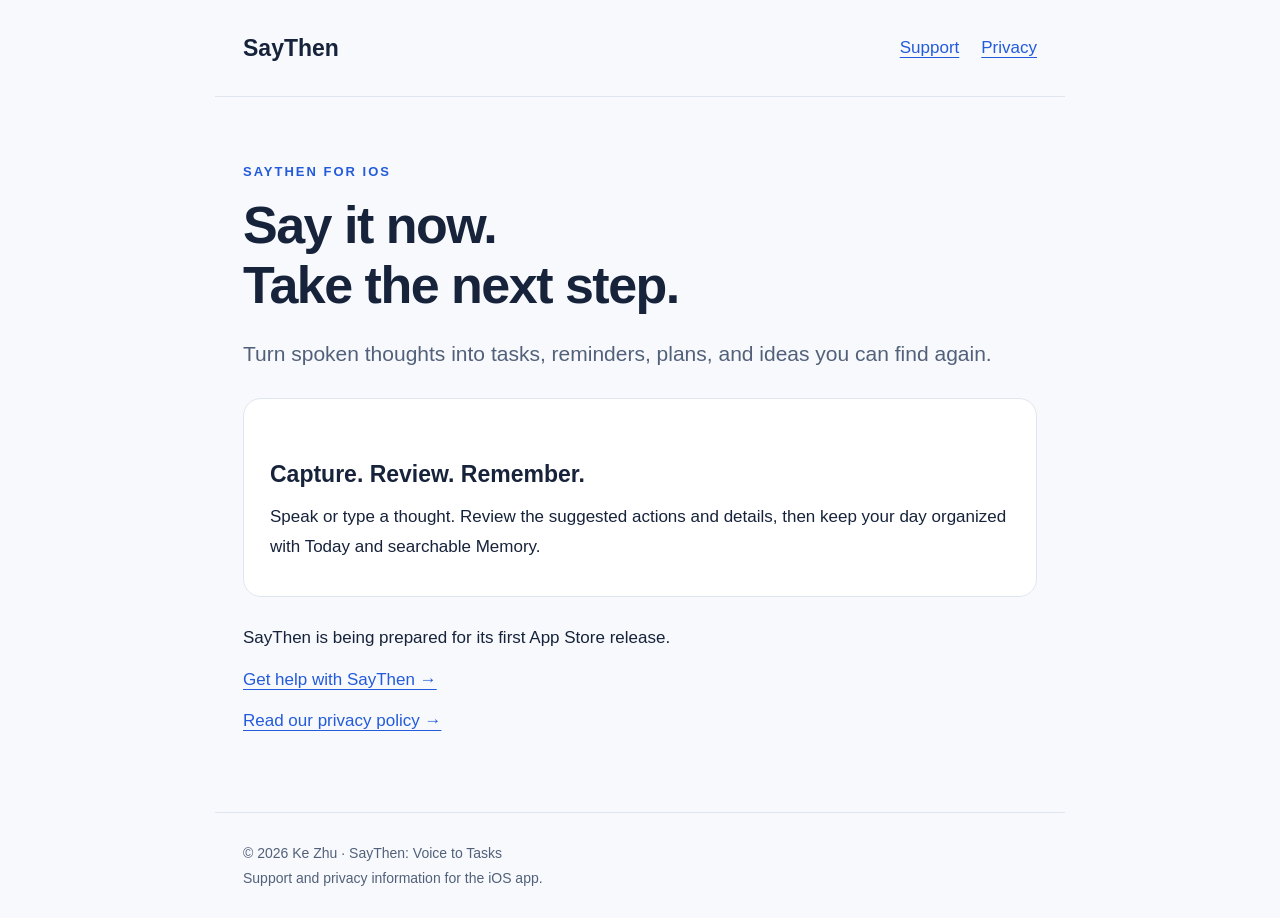
<file: index.html>
<!doctype html><html lang="en"><head><meta charset="utf-8"><meta name="viewport" content="width=device-width, initial-scale=1"><meta name="description" content="Voice to Tasks for SayThen: Voice to Tasks."><title>Voice to Tasks · SayThen</title><link rel="stylesheet" href="./style.css"></head><body><header><a href="./">SayThen</a><nav aria-label="Main"><a href="./support/">Support</a><a href="./privacy/">Privacy</a></nav></header><main><p class="eyebrow">SayThen for iOS</p><h1>Say it now.<br>Take the next step.</h1><p class="lead">Turn spoken thoughts into tasks, reminders, plans, and ideas you can find again.</p><div class="card"><h2>Capture. Review. Remember.</h2><p>Speak or type a thought. Review the suggested actions and details, then keep your day organized with Today and searchable Memory.</p></div><p>SayThen is being prepared for its first App Store release.</p><p><a href="support/">Get help with SayThen →</a></p><p><a href="privacy/">Read our privacy policy →</a></p></main><footer>© 2026 Ke Zhu · SayThen: Voice to Tasks<br>Support and privacy information for the iOS app.</footer></body></html>
</file>
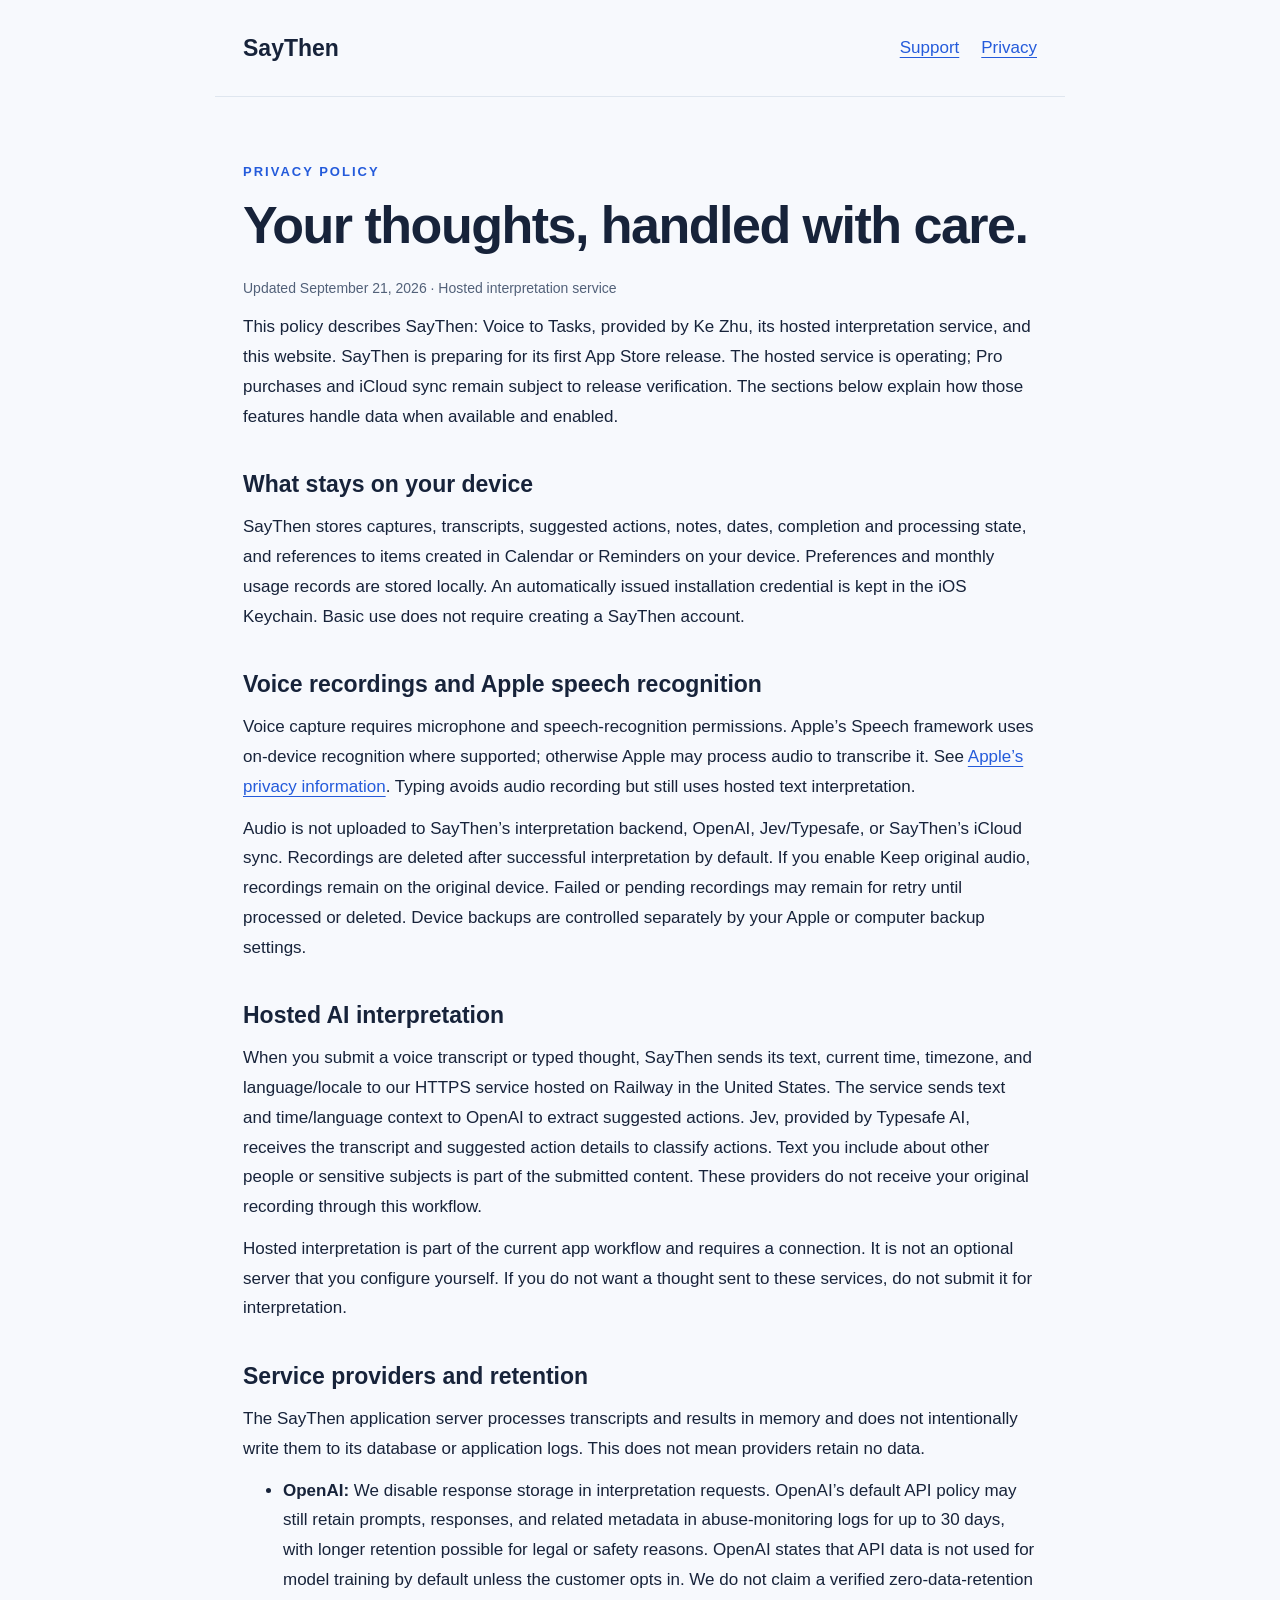
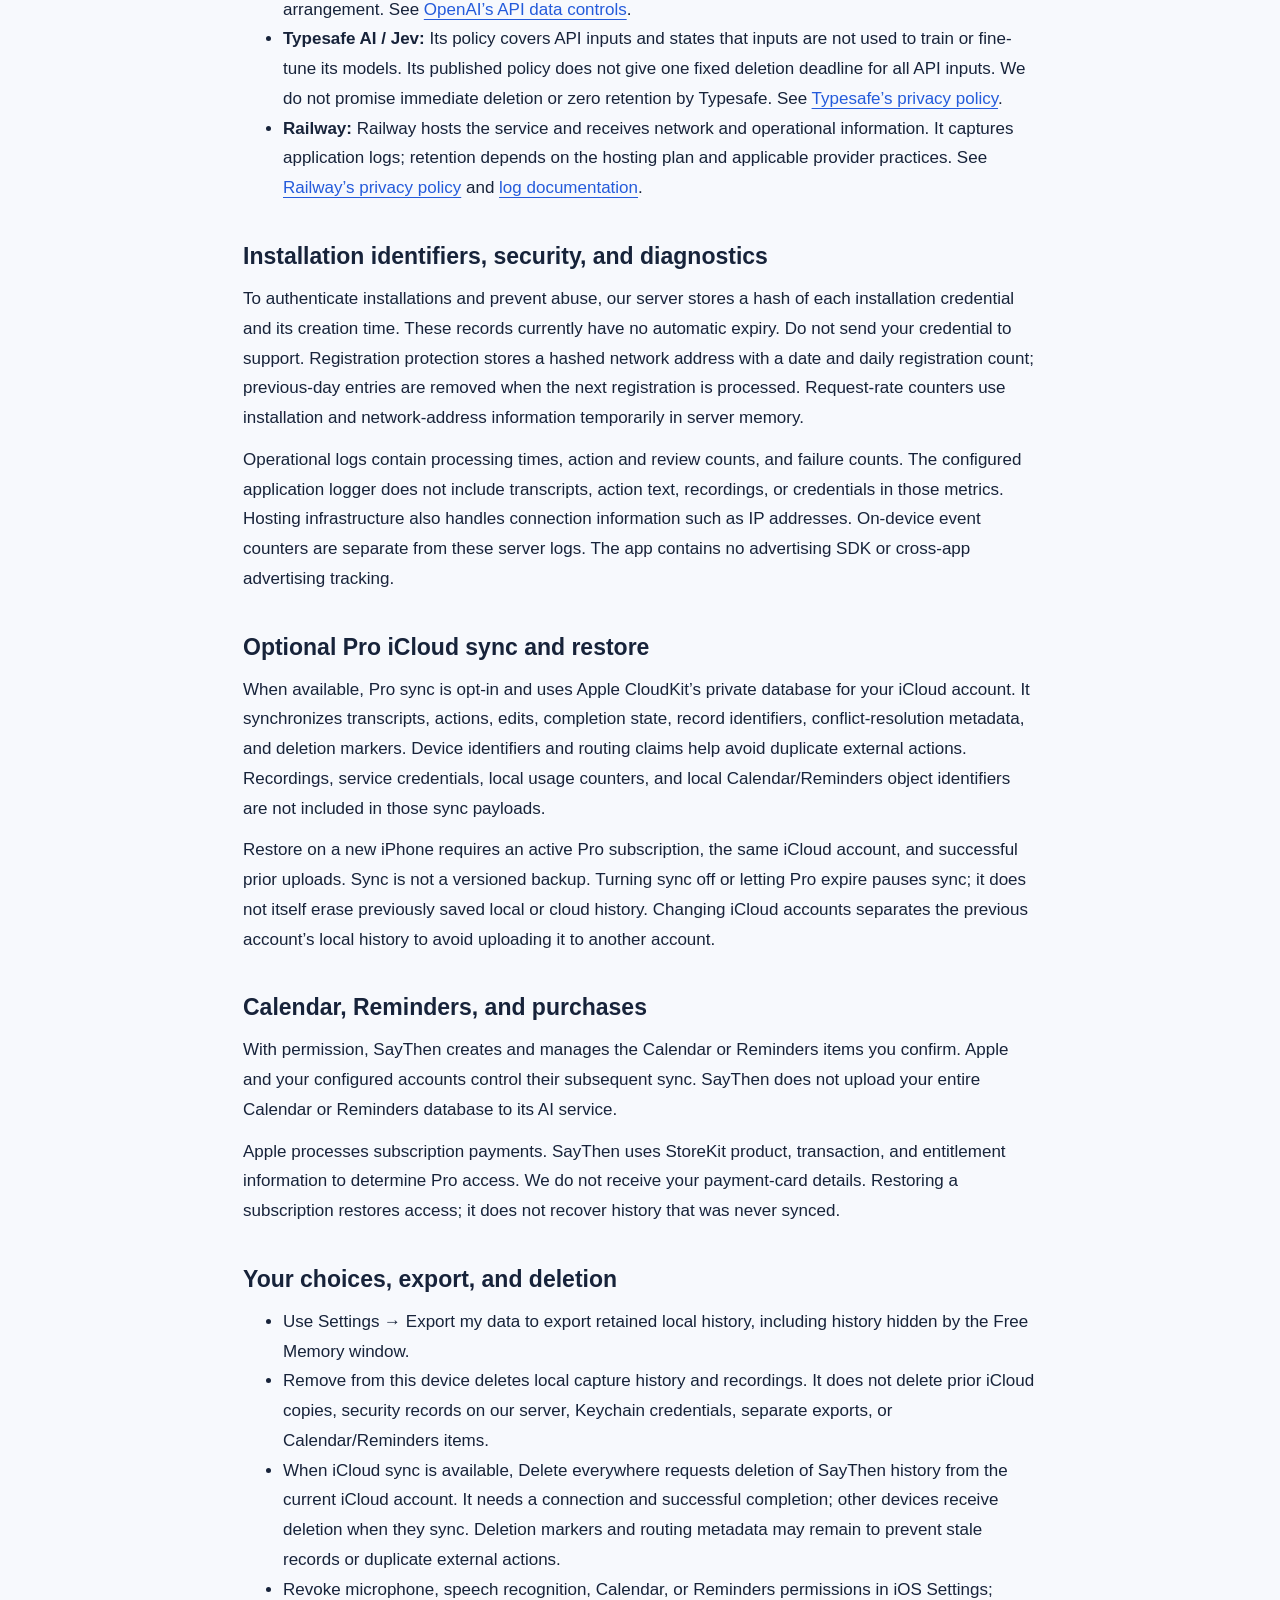
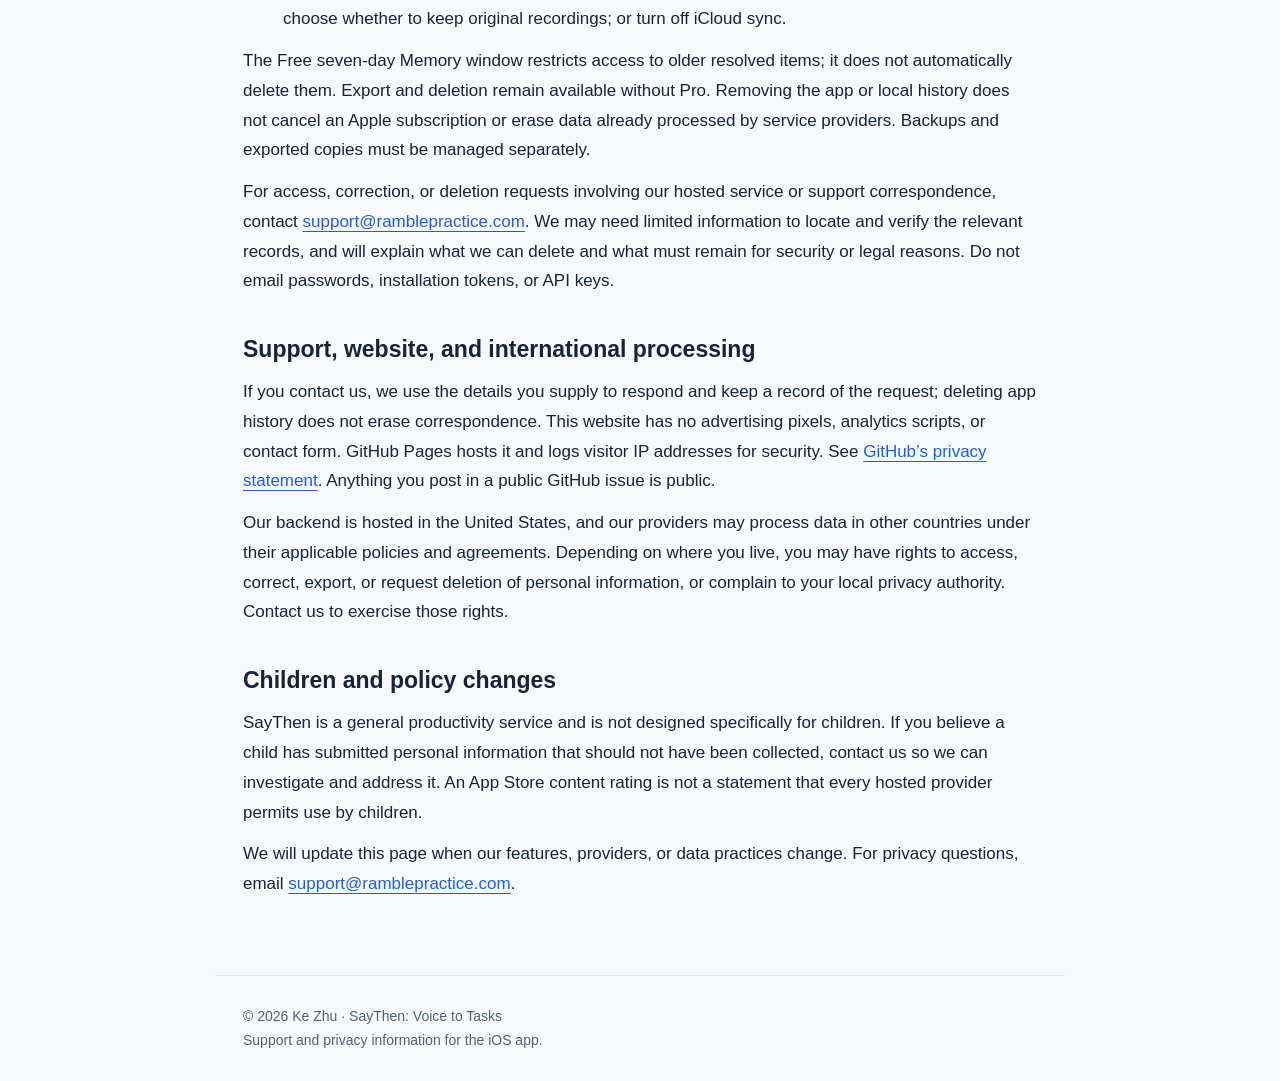
<file: privacy/index.html>
<!doctype html><html lang="en"><head><meta charset="utf-8"><meta name="viewport" content="width=device-width, initial-scale=1"><meta name="description" content="Privacy Policy for SayThen: Voice to Tasks."><title>Privacy Policy · SayThen</title><link rel="stylesheet" href="../style.css"></head><body><header><a href="../">SayThen</a><nav aria-label="Main"><a href="../support/">Support</a><a href="../privacy/">Privacy</a></nav></header><main><p class="eyebrow">Privacy policy</p><h1>Your thoughts, handled with care.</h1>
<p class="meta">Updated September 21, 2026 · Hosted interpretation service</p>
<p>This policy describes SayThen: Voice to Tasks, provided by Ke Zhu, its hosted interpretation service, and this website. SayThen is preparing for its first App Store release. The hosted service is operating; Pro purchases and iCloud sync remain subject to release verification. The sections below explain how those features handle data when available and enabled.</p>
<h2>What stays on your device</h2>
<p>SayThen stores captures, transcripts, suggested actions, notes, dates, completion and processing state, and references to items created in Calendar or Reminders on your device. Preferences and monthly usage records are stored locally. An automatically issued installation credential is kept in the iOS Keychain. Basic use does not require creating a SayThen account.</p>
<h2>Voice recordings and Apple speech recognition</h2>
<p>Voice capture requires microphone and speech-recognition permissions. Apple’s Speech framework uses on-device recognition where supported; otherwise Apple may process audio to transcribe it. See <a href="https://www.apple.com/legal/privacy/">Apple’s privacy information</a>. Typing avoids audio recording but still uses hosted text interpretation.</p>
<p>Audio is not uploaded to SayThen’s interpretation backend, OpenAI, Jev/Typesafe, or SayThen’s iCloud sync. Recordings are deleted after successful interpretation by default. If you enable Keep original audio, recordings remain on the original device. Failed or pending recordings may remain for retry until processed or deleted. Device backups are controlled separately by your Apple or computer backup settings.</p>
<h2>Hosted AI interpretation</h2>
<p>When you submit a voice transcript or typed thought, SayThen sends its text, current time, timezone, and language/locale to our HTTPS service hosted on Railway in the United States. The service sends text and time/language context to OpenAI to extract suggested actions. Jev, provided by Typesafe AI, receives the transcript and suggested action details to classify actions. Text you include about other people or sensitive subjects is part of the submitted content. These providers do not receive your original recording through this workflow.</p>
<p>Hosted interpretation is part of the current app workflow and requires a connection. It is not an optional server that you configure yourself. If you do not want a thought sent to these services, do not submit it for interpretation.</p>
<h2>Service providers and retention</h2>
<p>The SayThen application server processes transcripts and results in memory and does not intentionally write them to its database or application logs. This does not mean providers retain no data.</p>
<ul><li><strong>OpenAI:</strong> We disable response storage in interpretation requests. OpenAI’s default API policy may still retain prompts, responses, and related metadata in abuse-monitoring logs for up to 30 days, with longer retention possible for legal or safety reasons. OpenAI states that API data is not used for model training by default unless the customer opts in. We do not claim a verified zero-data-retention arrangement. See <a href="https://developers.openai.com/api/docs/guides/your-data">OpenAI’s API data controls</a>.</li>
<li><strong>Typesafe AI / Jev:</strong> Its policy covers API inputs and states that inputs are not used to train or fine-tune its models. Its published policy does not give one fixed deletion deadline for all API inputs. We do not promise immediate deletion or zero retention by Typesafe. See <a href="https://typesafe.ai/legal/privacy-policy">Typesafe’s privacy policy</a>.</li>
<li><strong>Railway:</strong> Railway hosts the service and receives network and operational information. It captures application logs; retention depends on the hosting plan and applicable provider practices. See <a href="https://railway.com/legal/privacy">Railway’s privacy policy</a> and <a href="https://docs.railway.com/observability/logs">log documentation</a>.</li></ul>
<h2>Installation identifiers, security, and diagnostics</h2>
<p>To authenticate installations and prevent abuse, our server stores a hash of each installation credential and its creation time. These records currently have no automatic expiry. Do not send your credential to support. Registration protection stores a hashed network address with a date and daily registration count; previous-day entries are removed when the next registration is processed. Request-rate counters use installation and network-address information temporarily in server memory.</p>
<p>Operational logs contain processing times, action and review counts, and failure counts. The configured application logger does not include transcripts, action text, recordings, or credentials in those metrics. Hosting infrastructure also handles connection information such as IP addresses. On-device event counters are separate from these server logs. The app contains no advertising SDK or cross-app advertising tracking.</p>
<h2>Optional Pro iCloud sync and restore</h2>
<p>When available, Pro sync is opt-in and uses Apple CloudKit’s private database for your iCloud account. It synchronizes transcripts, actions, edits, completion state, record identifiers, conflict-resolution metadata, and deletion markers. Device identifiers and routing claims help avoid duplicate external actions. Recordings, service credentials, local usage counters, and local Calendar/Reminders object identifiers are not included in those sync payloads.</p>
<p>Restore on a new iPhone requires an active Pro subscription, the same iCloud account, and successful prior uploads. Sync is not a versioned backup. Turning sync off or letting Pro expire pauses sync; it does not itself erase previously saved local or cloud history. Changing iCloud accounts separates the previous account’s local history to avoid uploading it to another account.</p>
<h2>Calendar, Reminders, and purchases</h2>
<p>With permission, SayThen creates and manages the Calendar or Reminders items you confirm. Apple and your configured accounts control their subsequent sync. SayThen does not upload your entire Calendar or Reminders database to its AI service.</p>
<p>Apple processes subscription payments. SayThen uses StoreKit product, transaction, and entitlement information to determine Pro access. We do not receive your payment-card details. Restoring a subscription restores access; it does not recover history that was never synced.</p>
<h2>Your choices, export, and deletion</h2>
<ul><li>Use Settings → Export my data to export retained local history, including history hidden by the Free Memory window.</li><li>Remove from this device deletes local capture history and recordings. It does not delete prior iCloud copies, security records on our server, Keychain credentials, separate exports, or Calendar/Reminders items.</li><li>When iCloud sync is available, Delete everywhere requests deletion of SayThen history from the current iCloud account. It needs a connection and successful completion; other devices receive deletion when they sync. Deletion markers and routing metadata may remain to prevent stale records or duplicate external actions.</li><li>Revoke microphone, speech recognition, Calendar, or Reminders permissions in iOS Settings; choose whether to keep original recordings; or turn off iCloud sync.</li></ul>
<p>The Free seven-day Memory window restricts access to older resolved items; it does not automatically delete them. Export and deletion remain available without Pro. Removing the app or local history does not cancel an Apple subscription or erase data already processed by service providers. Backups and exported copies must be managed separately.</p>
<p>For access, correction, or deletion requests involving our hosted service or support correspondence, contact <a href="mailto:support@ramblepractice.com">support@ramblepractice.com</a>. We may need limited information to locate and verify the relevant records, and will explain what we can delete and what must remain for security or legal reasons. Do not email passwords, installation tokens, or API keys.</p>
<h2>Support, website, and international processing</h2>
<p>If you contact us, we use the details you supply to respond and keep a record of the request; deleting app history does not erase correspondence. This website has no advertising pixels, analytics scripts, or contact form. GitHub Pages hosts it and logs visitor IP addresses for security. See <a href="https://docs.github.com/en/site-policy/privacy-policies/github-general-privacy-statement">GitHub’s privacy statement</a>. Anything you post in a public GitHub issue is public.</p>
<p>Our backend is hosted in the United States, and our providers may process data in other countries under their applicable policies and agreements. Depending on where you live, you may have rights to access, correct, export, or request deletion of personal information, or complain to your local privacy authority. Contact us to exercise those rights.</p>
<h2>Children and policy changes</h2>
<p>SayThen is a general productivity service and is not designed specifically for children. If you believe a child has submitted personal information that should not have been collected, contact us so we can investigate and address it. An App Store content rating is not a statement that every hosted provider permits use by children.</p>
<p>We will update this page when our features, providers, or data practices change. For privacy questions, email <a href="mailto:support@ramblepractice.com">support@ramblepractice.com</a>.</p></main><footer>© 2026 Ke Zhu · SayThen: Voice to Tasks<br>Support and privacy information for the iOS app.</footer></body></html>
</file>
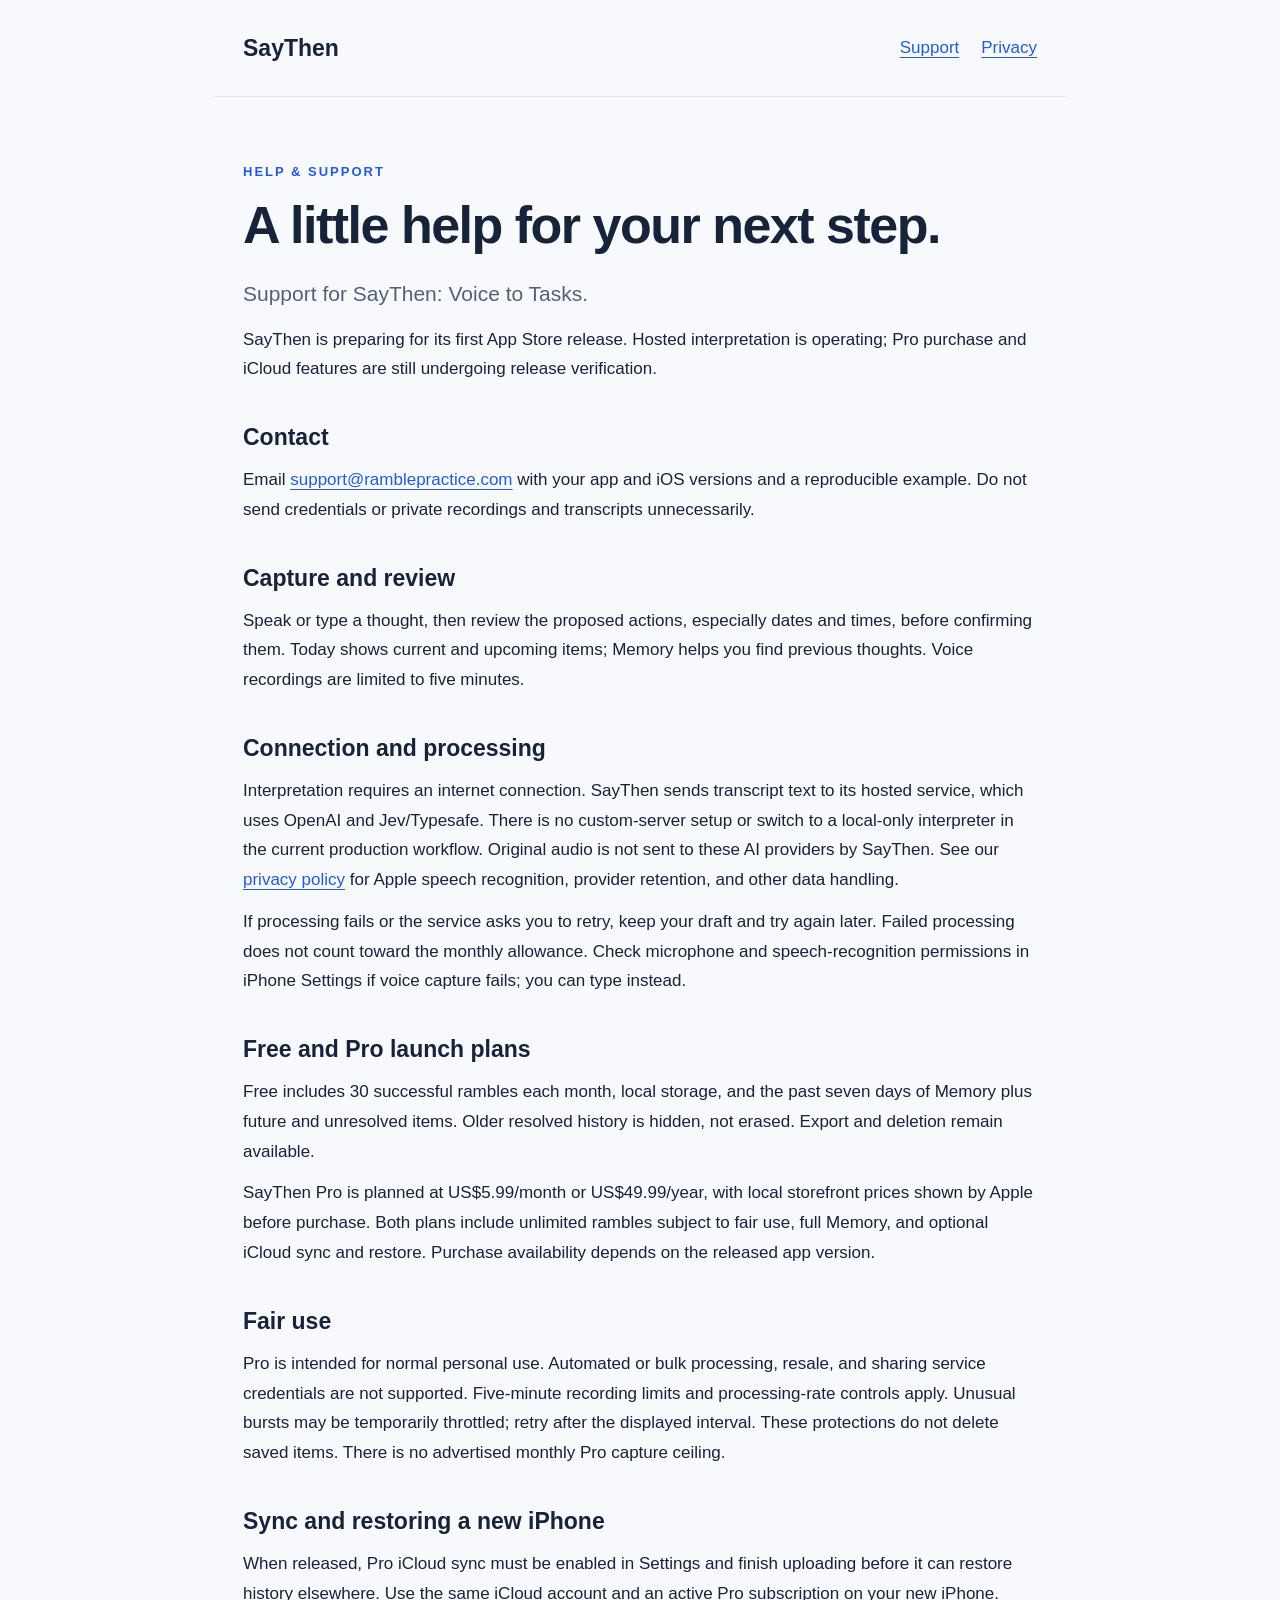
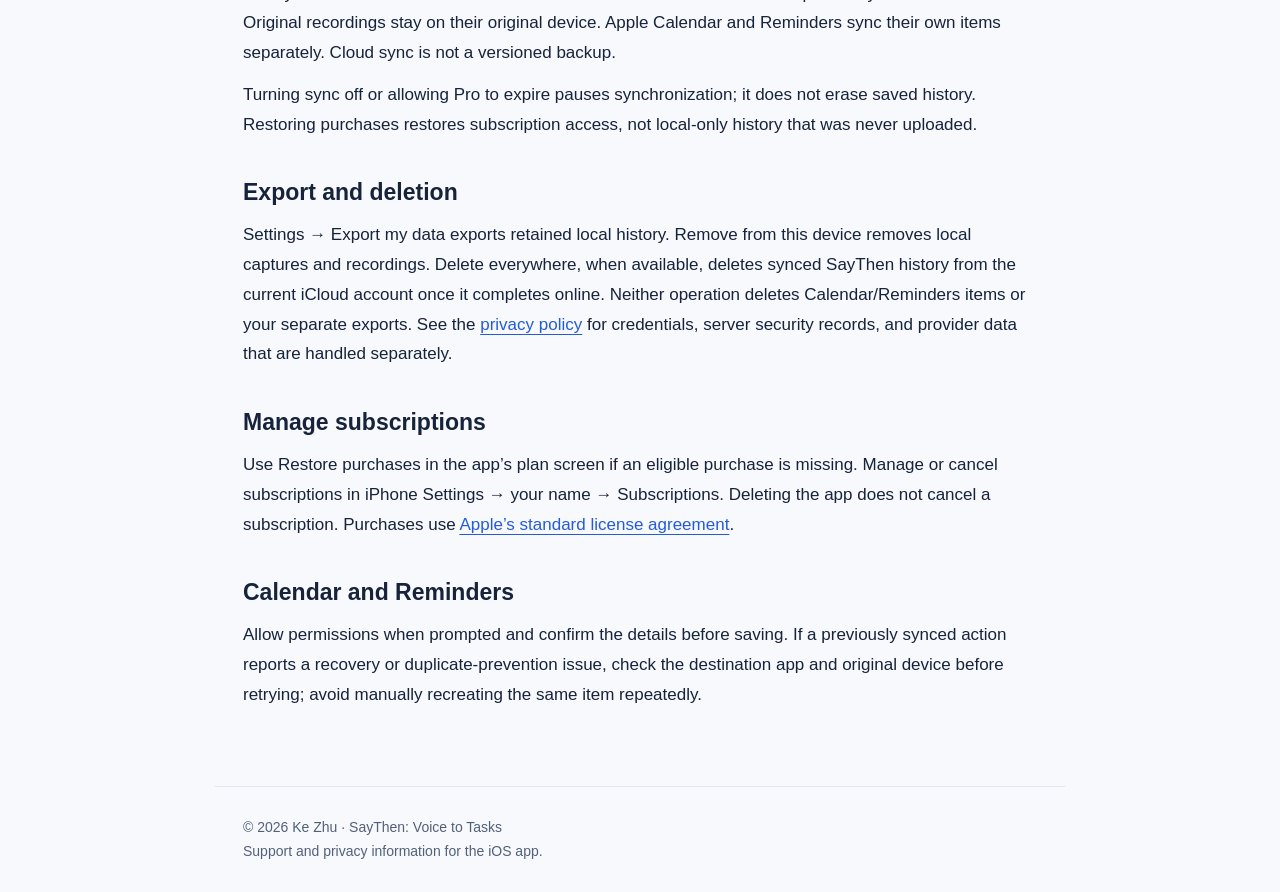
<file: support/index.html>
<!doctype html><html lang="en"><head><meta charset="utf-8"><meta name="viewport" content="width=device-width, initial-scale=1"><meta name="description" content="Support for SayThen: Voice to Tasks."><title>Support · SayThen</title><link rel="stylesheet" href="../style.css"></head><body><header><a href="../">SayThen</a><nav aria-label="Main"><a href="../support/">Support</a><a href="../privacy/">Privacy</a></nav></header><main><p class="eyebrow">Help &amp; support</p><h1>A little help for your next step.</h1>
<p class="lead">Support for SayThen: Voice to Tasks.</p>
<p>SayThen is preparing for its first App Store release. Hosted interpretation is operating; Pro purchase and iCloud features are still undergoing release verification.</p>
<h2>Contact</h2><p>Email <a href="mailto:support@ramblepractice.com">support@ramblepractice.com</a> with your app and iOS versions and a reproducible example. Do not send credentials or private recordings and transcripts unnecessarily.</p>
<h2>Capture and review</h2><p>Speak or type a thought, then review the proposed actions, especially dates and times, before confirming them. Today shows current and upcoming items; Memory helps you find previous thoughts. Voice recordings are limited to five minutes.</p>
<h2>Connection and processing</h2><p>Interpretation requires an internet connection. SayThen sends transcript text to its hosted service, which uses OpenAI and Jev/Typesafe. There is no custom-server setup or switch to a local-only interpreter in the current production workflow. Original audio is not sent to these AI providers by SayThen. See our <a href="../privacy/">privacy policy</a> for Apple speech recognition, provider retention, and other data handling.</p>
<p>If processing fails or the service asks you to retry, keep your draft and try again later. Failed processing does not count toward the monthly allowance. Check microphone and speech-recognition permissions in iPhone Settings if voice capture fails; you can type instead.</p>
<h2>Free and Pro launch plans</h2><p>Free includes 30 successful rambles each month, local storage, and the past seven days of Memory plus future and unresolved items. Older resolved history is hidden, not erased. Export and deletion remain available.</p>
<p>SayThen Pro is planned at US$5.99/month or US$49.99/year, with local storefront prices shown by Apple before purchase. Both plans include unlimited rambles subject to fair use, full Memory, and optional iCloud sync and restore. Purchase availability depends on the released app version.</p>
<h2>Fair use</h2><p>Pro is intended for normal personal use. Automated or bulk processing, resale, and sharing service credentials are not supported. Five-minute recording limits and processing-rate controls apply. Unusual bursts may be temporarily throttled; retry after the displayed interval. These protections do not delete saved items. There is no advertised monthly Pro capture ceiling.</p>
<h2>Sync and restoring a new iPhone</h2><p>When released, Pro iCloud sync must be enabled in Settings and finish uploading before it can restore history elsewhere. Use the same iCloud account and an active Pro subscription on your new iPhone. Original recordings stay on their original device. Apple Calendar and Reminders sync their own items separately. Cloud sync is not a versioned backup.</p>
<p>Turning sync off or allowing Pro to expire pauses synchronization; it does not erase saved history. Restoring purchases restores subscription access, not local-only history that was never uploaded.</p>
<h2>Export and deletion</h2><p>Settings → Export my data exports retained local history. Remove from this device removes local captures and recordings. Delete everywhere, when available, deletes synced SayThen history from the current iCloud account once it completes online. Neither operation deletes Calendar/Reminders items or your separate exports. See the <a href="../privacy/">privacy policy</a> for credentials, server security records, and provider data that are handled separately.</p>
<h2>Manage subscriptions</h2><p>Use Restore purchases in the app’s plan screen if an eligible purchase is missing. Manage or cancel subscriptions in iPhone Settings → your name → Subscriptions. Deleting the app does not cancel a subscription. Purchases use <a href="https://www.apple.com/legal/internet-services/itunes/dev/stdeula/">Apple’s standard license agreement</a>.</p>
<h2>Calendar and Reminders</h2><p>Allow permissions when prompted and confirm the details before saving. If a previously synced action reports a recovery or duplicate-prevention issue, check the destination app and original device before retrying; avoid manually recreating the same item repeatedly.</p></main><footer>© 2026 Ke Zhu · SayThen: Voice to Tasks<br>Support and privacy information for the iOS app.</footer></body></html>
</file>
<file: style.css>
:root{color-scheme:light;--ink:#17233a;--muted:#526179;--blue:#245bdb;--line:#dfe6ef}*{box-sizing:border-box}body{margin:0;background:#f7f9fd;color:var(--ink);font:17px/1.75 -apple-system,BlinkMacSystemFont,"Segoe UI",sans-serif}header,main,footer{max-width:850px;margin:auto;padding:28px}header{display:flex;justify-content:space-between;align-items:center;gap:20px;border-bottom:1px solid var(--line)}header>a{font-size:23px;font-weight:750;text-decoration:none;color:var(--ink)}nav{display:flex;gap:22px}a{color:var(--blue);text-underline-offset:4px}main{padding-top:52px;padding-bottom:64px}h1{font-size:clamp(32px,6vw,52px);line-height:1.15;letter-spacing:-1.5px;margin:0 0 20px}h2{font-size:23px;line-height:1.35;margin:38px 0 12px}p,ul{margin:12px 0}.eyebrow{color:var(--blue);font-size:13px;font-weight:700;text-transform:uppercase;letter-spacing:2px}.lead{font-size:21px;color:var(--muted)}.card{padding:22px 26px;background:white;border:1px solid var(--line);border-radius:18px;margin:26px 0}.meta,footer{font-size:14px;color:var(--muted)}footer{border-top:1px solid var(--line)}a:focus-visible{outline:3px solid var(--blue);outline-offset:5px}@media(max-width:480px){header{align-items:flex-start;flex-direction:column;gap:8px}header,main,footer{padding-left:22px;padding-right:22px}}
</file>
